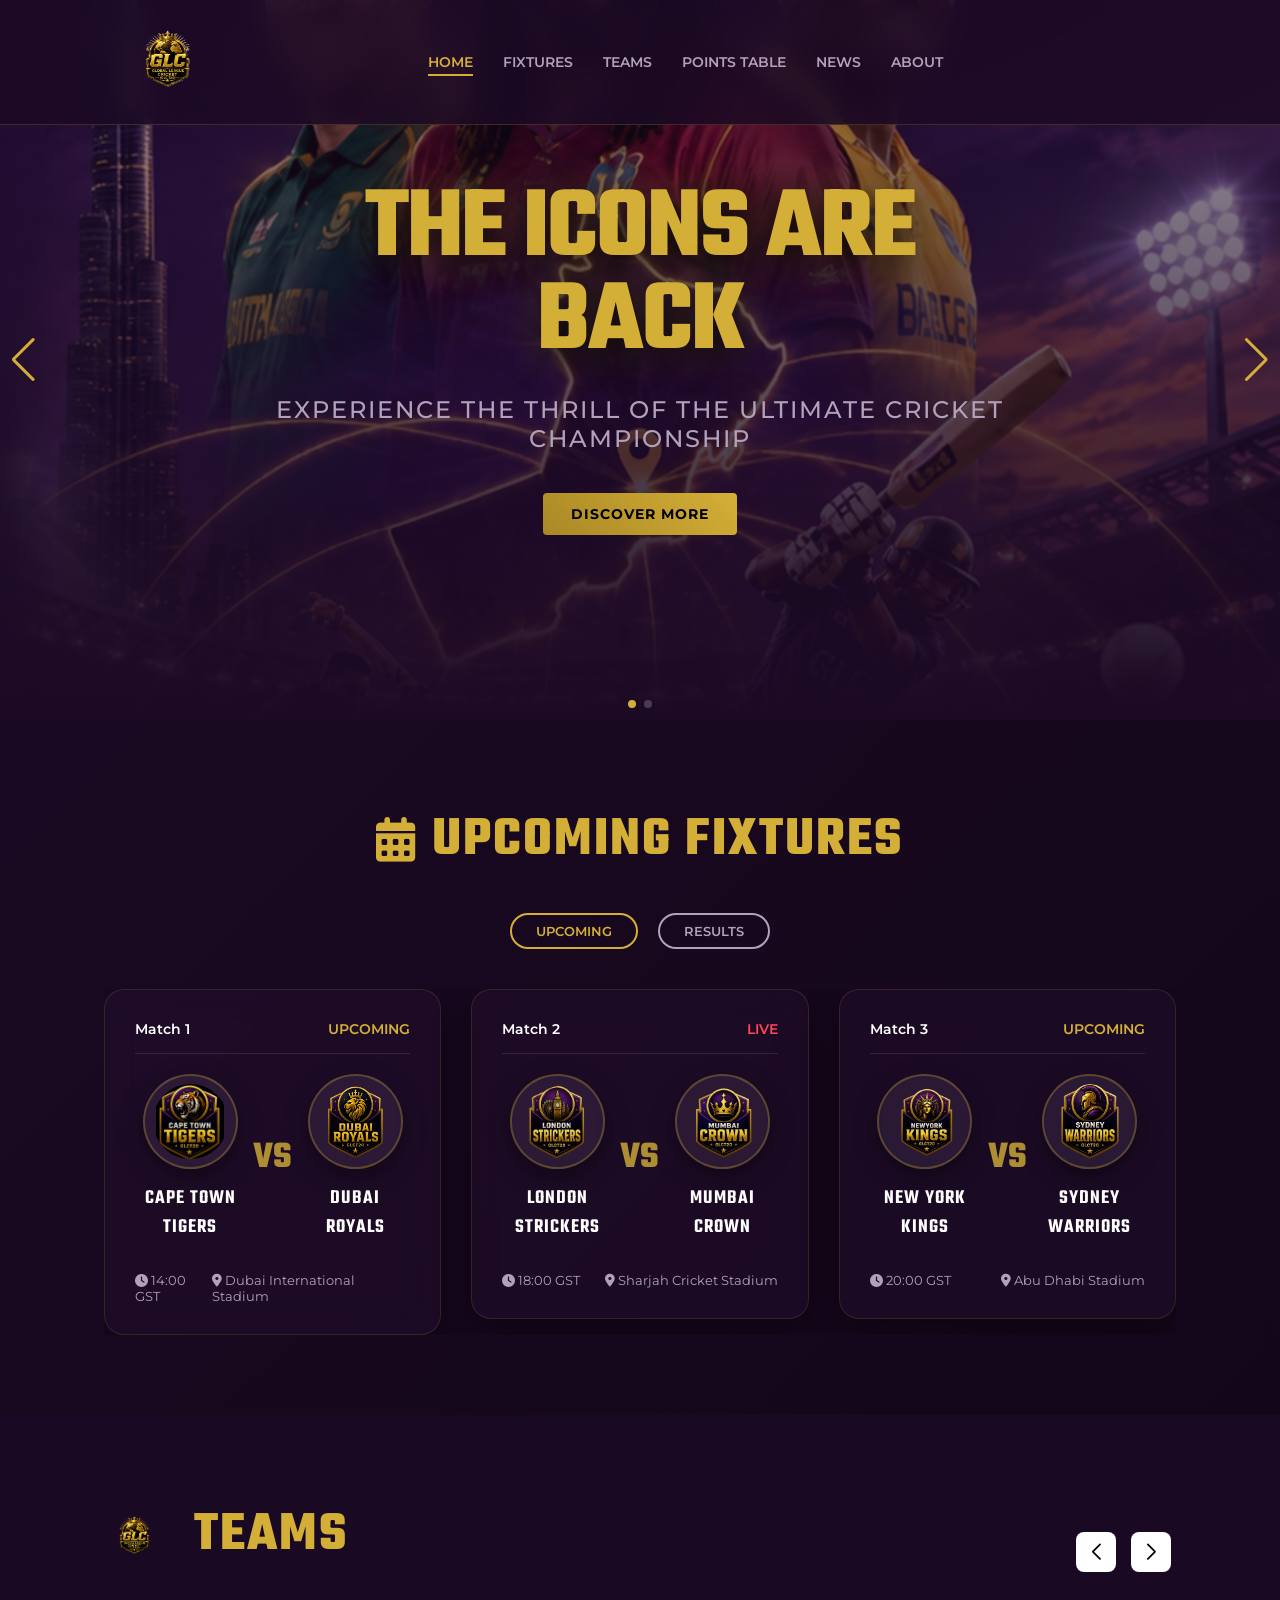
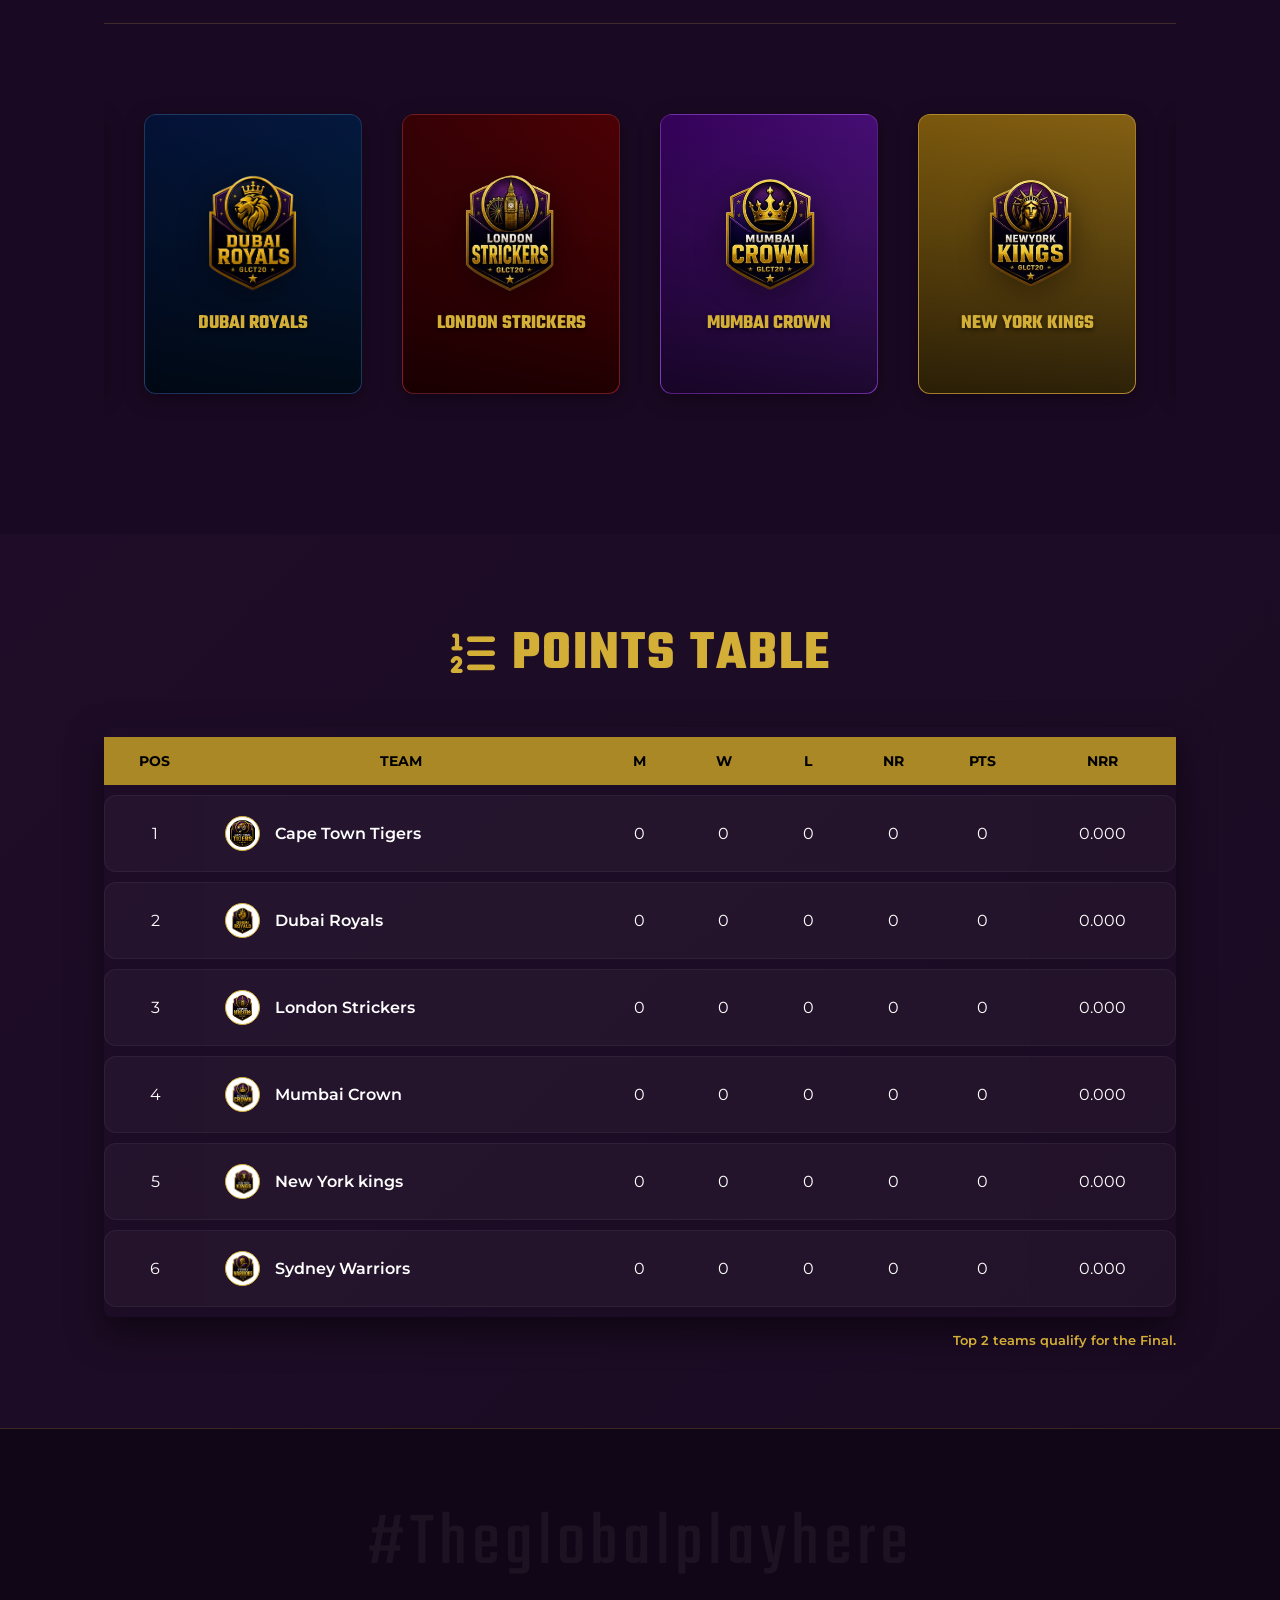
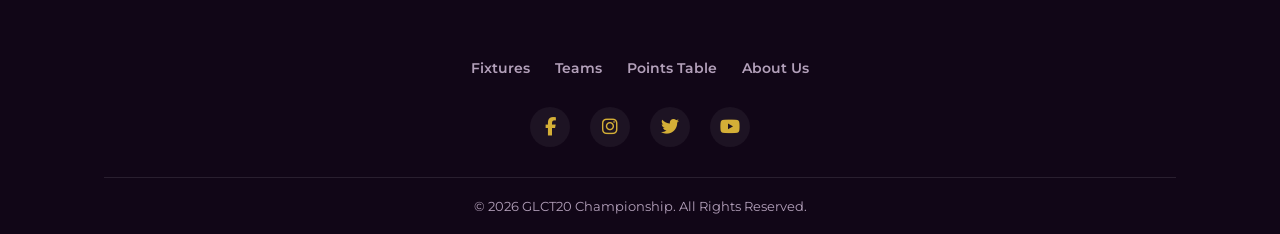
<file: index.html>
<!DOCTYPE html>
<html lang="en">
<head>
    <meta charset="UTF-8">
    <meta name="viewport" content="width=device-width, initial-scale=1.0">
    <meta name="description" content="GLCT20 - Intercontinental Legends Championship">
    <title>GLCT20 | Premium Cricket Experience</title>
    
    <!-- Fonts -->
    <link rel="preconnect" href="https://fonts.googleapis.com">
    <link rel="preconnect" href="https://fonts.gstatic.com" crossorigin>
    <link href="https://fonts.googleapis.com/css2?family=Teko:wght@400;500;600;700&family=Montserrat:wght@400;500;600;700&display=swap" rel="stylesheet">
    
    <!-- Icons -->
    <link rel="stylesheet" href="https://cdnjs.cloudflare.com/ajax/libs/font-awesome/6.4.0/css/all.min.css">
    
    <!-- Swiper CSS -->
    <link rel="stylesheet" href="https://cdn.jsdelivr.net/npm/swiper@10/swiper-bundle.min.css" />
    
    <link rel="stylesheet" href="style.css">
</head>
<body>

    <!-- Sticky Navbar -->
    <header class="navbar">
        <div class="nav-container">
            <a href="./" class="logo">
                <img src="logo.png" alt="GLCT20 Logo" onerror="this.outerHTML='<span class=\'logo-text\'>GLCT20</span>'">
            </a>
            
            <nav class="nav-links">
                <a href="./" class="active">HOME</a>
                <a href="#fixtures">FIXTURES</a>
                <a href="#teams">TEAMS</a>
                <a href="#points-table">POINTS TABLE</a>
                <a href="#news">NEWS</a>
                <a href="about">ABOUT</a>
            </nav>
            
            <div class="nav-actions">
                <div class="hamburger">
                    <i class="fas fa-bars"></i>
                </div>
            </div>
        </div>
    </header>

    <!-- Mobile Menu Overlay -->
    <div class="mobile-menu">
        <div class="close-menu"><i class="fas fa-times"></i></div>
        <a href="./">HOME</a>
        <a href="#fixtures">FIXTURES</a>
        <a href="#teams">TEAMS</a>
        <a href="#points-table">POINTS TABLE</a>
        <a href="#news">NEWS</a>
        <a href="about">ABOUT</a>
    </div>

    <!-- Hero Section -->
    <section id="home" class="hero swiper">
        <div class="swiper-wrapper">
            <!-- Slide 1 -->
            <div class="swiper-slide slide-bg-1">
                <div class="hero-overlay"></div>
                <div class="hero-content">
                    <h1>THE ICONS ARE BACK</h1>
                    <p>Experience the thrill of the ultimate cricket championship</p>
                    <button class="btn-primary">DISCOVER MORE</button>
                </div>
            </div>
            <!-- Slide 2 -->
            <div class="swiper-slide slide-bg-2">
                <div class="hero-overlay"></div>
                <div class="hero-content">
                    <h1>THE GLOBE PLAYS HERE</h1>
                    <p>Watch your favorite stars in action</p>
                    <button class="btn-primary">VIEW FIXTURES</button>
                </div>
            </div>
        </div>
        <div class="swiper-pagination"></div>
        <div class="swiper-button-next"></div>
        <div class="swiper-button-prev"></div>
    </section>

    <!-- Fixtures Section -->
    <section id="fixtures" class="section fixtures-section reveal">
        <div class="container">
            <h2 class="section-title"><i class="fas fa-calendar-alt"></i> UPCOMING FIXTURES</h2>
            
            <div class="tabs">
                <button class="tab-btn active" data-target="upcoming">UPCOMING</button>
                <button class="tab-btn" data-target="results">RESULTS</button>
            </div>

            <div id="fixtures-container">
                <div class="fixtures-grid swiper fixtures-swiper">
                    <div class="swiper-wrapper">
                        <!-- Match Card 1 -->
                        <div class="swiper-slide match-card">
                            <div class="match-header">
                                <span class="match-number">Match 1</span>
                                <span class="match-status">UPCOMING</span>
                            </div>
                            <div class="match-teams">
                                <div class="team">
                                    <div class="team-logo">
                                        <img src="Image/Cape Town Tigers.png" alt="Cape Town Tigers">
                                    </div>
                                    <h3>Cape Town Tigers</h3>
                                </div>
                                <div class="vs">VS</div>
                                <div class="team">
                                    <div class="team-logo">
                                        <img src="Image/Dubai Royals.png" alt="Dubai Royals">
                                    </div>
                                    <h3>Dubai Royals</h3>
                                </div>
                            </div>
                            <div class="match-footer">
                                <p><i class="fas fa-clock"></i> 14:00 GST</p>
                                <p><i class="fas fa-map-marker-alt"></i> Dubai International Stadium</p>
                            </div>
                        </div>
                        
                        <!-- Match Card 2 -->
                        <div class="swiper-slide match-card">
                            <div class="match-header">
                                <span class="match-number">Match 2</span>
                                <span class="match-status highlight">LIVE</span>
                            </div>
                            <div class="match-teams">
                                <div class="team">
                                    <div class="team-logo">
                                        <img src="Image/London Strickers.png" alt="London Strickers">
                                    </div>
                                    <h3>London Strickers</h3>
                                </div>
                                <div class="vs pulse">VS</div>
                                <div class="team">
                                    <div class="team-logo">
                                        <img src="Image/Mumbai Crown.png" alt="Mumbai Crown">
                                    </div>
                                    <h3>Mumbai Crown</h3>
                                </div>
                            </div>
                            <div class="match-footer">
                                <p><i class="fas fa-clock"></i> 18:00 GST</p>
                                <p><i class="fas fa-map-marker-alt"></i> Sharjah Cricket Stadium</p>
                            </div>
                        </div>
                         <!-- Match Card 3 -->
                         <div class="swiper-slide match-card">
                            <div class="match-header">
                                <span class="match-number">Match 3</span>
                                <span class="match-status">UPCOMING</span>
                            </div>
                            <div class="match-teams">
                                <div class="team">
                                    <div class="team-logo">
                                        <img src="Image/New York kings.png" alt="New York kings">
                                    </div>
                                    <h3>New York kings</h3>
                                </div>
                                <div class="vs">VS</div>
                                <div class="team">
                                    <div class="team-logo">
                                        <img src="Image/Sydney Warriors.png" alt="Sydney Warriors">
                                    </div>
                                    <h3>Sydney Warriors</h3>
                                </div>
                            </div>
                            <div class="match-footer">
                                <p><i class="fas fa-clock"></i> 20:00 GST</p>
                                <p><i class="fas fa-map-marker-alt"></i> Abu Dhabi Stadium</p>
                            </div>
                        </div>
                    </div>
                    <div class="swiper-button-next fix-next"></div>
                    <div class="swiper-button-prev fix-prev"></div>
                </div>
            </div>
            
            <div id="results-coming-soon" class="coming-soon-message" style="display: none;">
                <h3>RESULTS COMING SOON</h3>
                <p>Stay tuned for the tournament results!</p>
            </div>
        </div>
    </section>

    <!-- Teams Section -->
    <section id="teams" class="section teams-section reveal">
        <div class="container">
            <div class="section-header-flex">
                <h2 class="section-title"><img src="GLC logo.png" alt="Logo" class="title-icon"> TEAMS</h2>
                <div class="team-nav-buttons">
                    <div class="swiper-button-prev team-prev"></div>
                    <div class="swiper-button-next team-next"></div>
                </div>
            </div>
            <div class="teams-swiper swiper">
                <div class="swiper-wrapper">
                    <div class="swiper-slide">
                        <div class="team-card card-tigers">
                            <img src="Image/Cape Town Tigers.png" alt="Cape Town Tigers" class="team-card-logo">
                            <div class="team-card-info">
                                <h4>Cape Town Tigers</h4>
                            </div>
                        </div>
                    </div>
                    <div class="swiper-slide">
                        <div class="team-card card-royals">
                            <img src="Image/Dubai Royals.png" alt="Dubai Royals" class="team-card-logo">
                            <div class="team-card-info">
                                <h4>Dubai Royals</h4>
                            </div>
                        </div>
                    </div>
                    <div class="swiper-slide">
                        <div class="team-card card-strickers">
                            <img src="Image/London Strickers.png" alt="London Strickers" class="team-card-logo">
                            <div class="team-card-info">
                                <h4>London Strickers</h4>
                            </div>
                        </div>
                    </div>
                    <div class="swiper-slide">
                        <div class="team-card card-crown">
                            <img src="Image/Mumbai Crown.png" alt="Mumbai Crown" class="team-card-logo">
                            <div class="team-card-info">
                                <h4>Mumbai Crown</h4>
                            </div>
                        </div>
                    </div>
                    <div class="swiper-slide">
                        <div class="team-card card-kings">
                            <img src="Image/New York kings.png" alt="New York kings" class="team-card-logo">
                            <div class="team-card-info">
                                <h4>New York kings</h4>
                            </div>
                        </div>
                    </div>
                    <div class="swiper-slide">
                        <div class="team-card card-warriors">
                            <img src="Image/Sydney Warriors.png" alt="Sydney Warriors" class="team-card-logo">
                            <div class="team-card-info">
                                <h4>Sydney Warriors</h4>
                            </div>
                        </div>
                    </div>
                </div>
            </div>
        </div>
    </section>

    <!-- Points Table -->
    <section id="points-table" class="section points-table-section reveal">
        <div class="container">
            <h2 class="section-title"><i class="fas fa-list-ol"></i> POINTS TABLE</h2>
            <div class="table-responsive">
                <table class="points-table">
                    <thead>
                        <tr>
                            <th>POS</th>
                            <th>TEAM</th>
                            <th>M</th>
                            <th>W</th>
                            <th>L</th>
                            <th>NR</th>
                            <th>PTS</th>
                            <th>NRR</th>
                        </tr>
                    </thead>
                    <tbody>
                        <tr>
                            <td>1</td>
                            <td class="team-name"><img src="Image/Cape Town Tigers.png" class="mini-logo" alt="CTT"> Cape Town Tigers</td>
                            <td>0</td>
                            <td>0</td>
                            <td>0</td>
                            <td>0</td>
                            <td>0</td>
                            <td>0.000</td>
                        </tr>
                        <tr>
                            <td>2</td>
                            <td class="team-name"><img src="Image/Dubai Royals.png" class="mini-logo" alt="DR"> Dubai Royals</td>
                            <td>0</td>
                            <td>0</td>
                            <td>0</td>
                            <td>0</td>
                            <td>0</td>
                            <td>0.000</td>
                        </tr>
                        <tr>
                            <td>3</td>
                            <td class="team-name"><img src="Image/London Strickers.png" class="mini-logo" alt="LS"> London Strickers</td>
                            <td>0</td>
                            <td>0</td>
                            <td>0</td>
                            <td>0</td>
                            <td>0</td>
                            <td>0.000</td>
                        </tr>
                        <tr>
                            <td>4</td>
                            <td class="team-name"><img src="Image/Mumbai Crown.png" class="mini-logo" alt="MC"> Mumbai Crown</td>
                            <td>0</td>
                            <td>0</td>
                            <td>0</td>
                            <td>0</td>
                            <td>0</td>
                            <td>0.000</td>
                        </tr>
                        <tr>
                            <td>5</td>
                            <td class="team-name"><img src="Image/New York kings.png" class="mini-logo" alt="NYK"> New York kings</td>
                            <td>0</td>
                            <td>0</td>
                            <td>0</td>
                            <td>0</td>
                            <td>0</td>
                            <td>0.000</td>
                        </tr>
                        <tr>
                            <td>6</td>
                            <td class="team-name"><img src="Image/Sydney Warriors.png" class="mini-logo" alt="SW"> Sydney Warriors</td>
                            <td>0</td>
                            <td>0</td>
                            <td>0</td>
                            <td>0</td>
                            <td>0</td>
                            <td>0.000</td>
                        </tr>
                    </tbody>
                </table>
            </div>
            <div class="table-footer">
                <p>Top 2 teams qualify for the Final.</p>
            </div>
        </div>
    </section>

    <!-- Footer -->
    <footer class="footer">
        <div class="footer-bg-pattern"></div>
        <div class="container footer-content">
            <div class="footer-hashtag">#Theglobalplayhere</div>
            
            <div class="footer-links">
                <a href="#fixtures">Fixtures</a>
                <a href="#teams">Teams</a>
                <a href="#points-table">Points Table</a>
                <a href="about">About Us</a>
            </div>

            <div class="social-icons">
                <a href="#"><i class="fab fa-facebook-f"></i></a>
                <a href="#"><i class="fab fa-instagram"></i></a>
                <a href="#"><i class="fab fa-twitter"></i></a>
                <a href="#"><i class="fab fa-youtube"></i></a>
            </div>
            
            <div class="copyright">
                <p>&copy; 2026 GLCT20 Championship. All Rights Reserved.</p>
            </div>
        </div>
    </footer>

    <!-- Scripts -->
    <script src="https://cdn.jsdelivr.net/npm/swiper@10/swiper-bundle.min.css"></script>
    <script src="https://cdn.jsdelivr.net/npm/swiper@10/swiper-bundle.min.js"></script>
    <script src="script.js"></script>
</body>
</html>
</file>
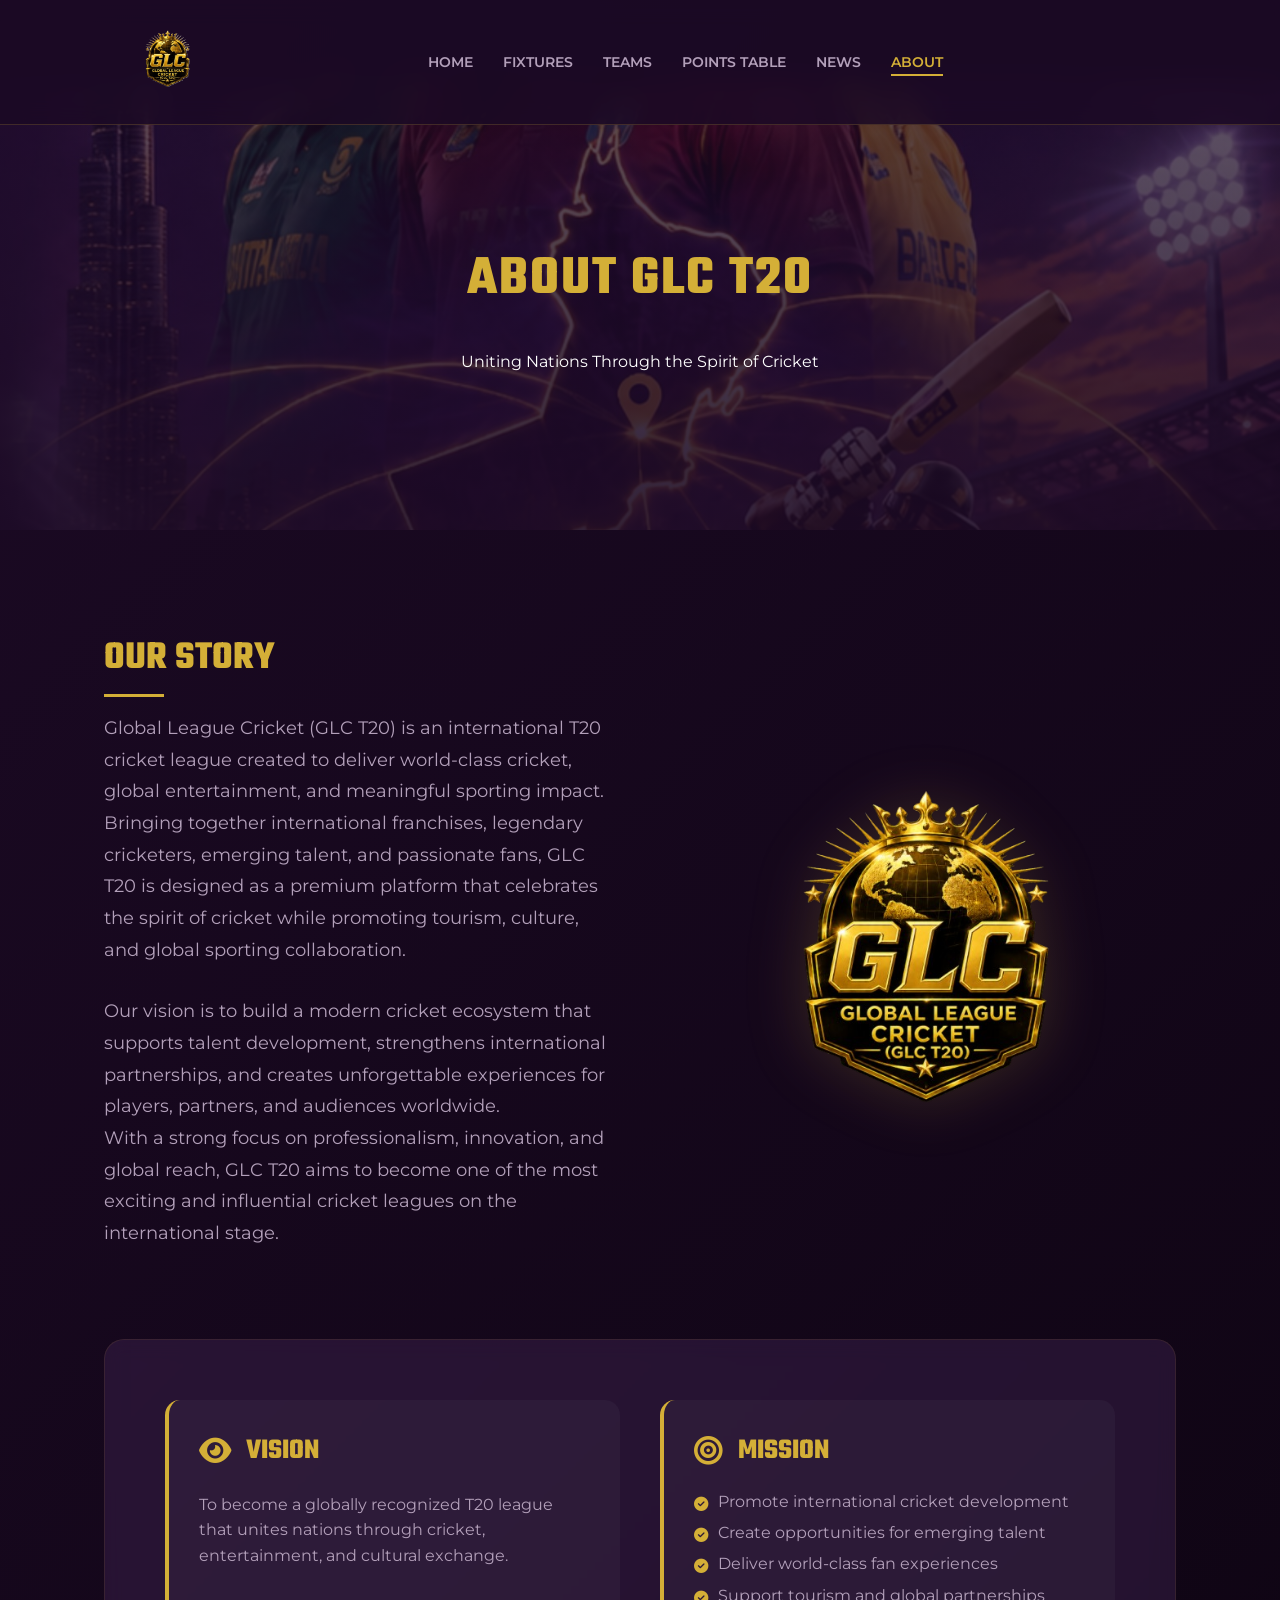
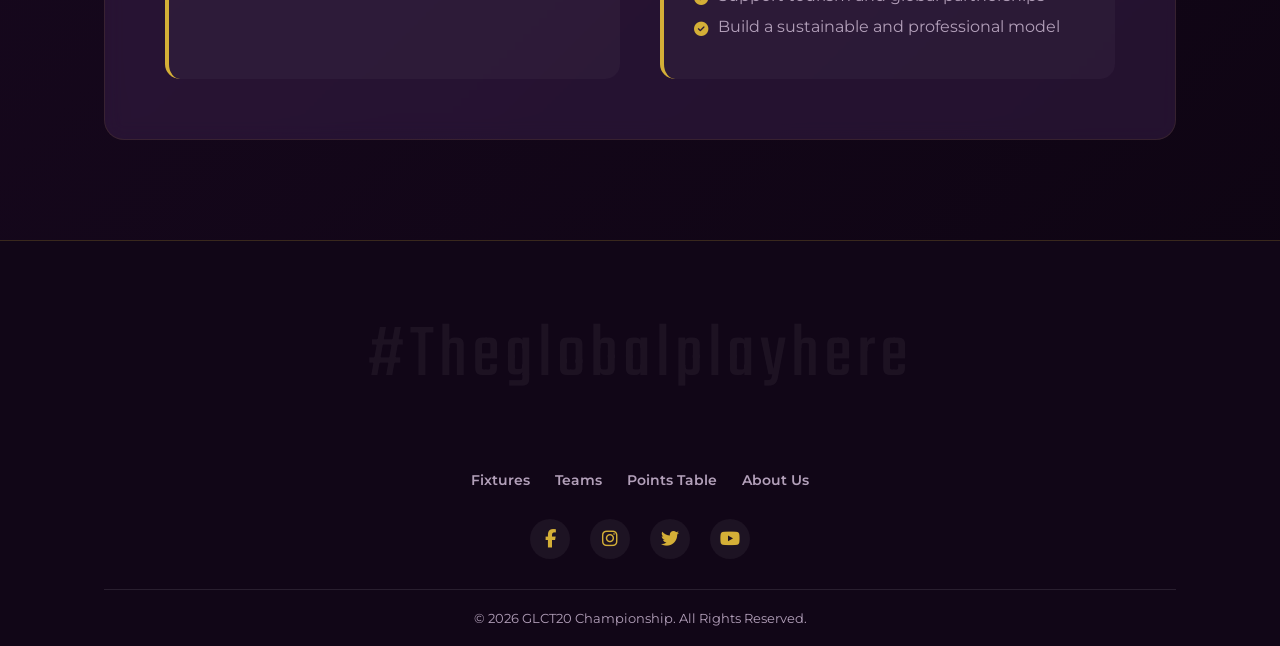
<file: about/index.html>
<!DOCTYPE html>
<html lang="en">
<head>
    <meta charset="UTF-8">
    <meta name="viewport" content="width=device-width, initial-scale=1.0">
    <meta name="description" content="About GLC T20 - Global League Cricket International T20 League">
    <title>About Us | GLCT20</title>
    
    <!-- Fonts -->
    <link rel="preconnect" href="https://fonts.googleapis.com">
    <link rel="preconnect" href="https://fonts.gstatic.com" crossorigin>
    <link href="https://fonts.googleapis.com/css2?family=Teko:wght@400;500;600;700&family=Montserrat:wght@400;500;600;700&display=swap" rel="stylesheet">
    
    <!-- Icons -->
    <link rel="stylesheet" href="https://cdnjs.cloudflare.com/ajax/libs/font-awesome/6.4.0/css/all.min.css">
    
    <link rel="stylesheet" href="../style.css">
    <style>
        .about-hero {
            height: 50vh;
            min-height: 400px;
            background: linear-gradient(rgba(28, 10, 37, 0.7), rgba(28, 10, 37, 0.9)), url('../Background header.jpg');
            background-size: cover;
            background-position: center;
            display: flex;
            align-items: center;
            justify-content: center;
            text-align: center;
            margin-top: 80px;
        }

        .about-section {
            padding: 100px 0;
            position: relative;
            overflow: hidden;
        }

        .about-grid {
            display: grid;
            grid-template-columns: 1fr 1fr;
            gap: 60px;
            align-items: center;
        }

        .about-content h3 {
            color: var(--gold);
            font-size: 2.5rem;
            margin-bottom: 25px;
            position: relative;
            display: inline-block;
        }

        .about-content h3::after {
            content: '';
            position: absolute;
            left: 0;
            bottom: -10px;
            width: 60px;
            height: 3px;
            background: var(--gold);
        }

        .about-text {
            line-height: 1.8;
            font-size: 1.1rem;
            color: var(--text-muted);
            margin-bottom: 30px;
        }

        .mission-vision-container {
            background: var(--card-bg);
            border-radius: 20px;
            padding: 60px;
            margin-top: 60px;
            backdrop-filter: blur(10px);
            border: 1px solid rgba(212, 175, 55, 0.1);
        }

        .mv-grid {
            display: grid;
            grid-template-columns: 1fr 1fr;
            gap: 40px;
        }

        .mv-item {
            padding: 30px;
            background: rgba(255, 255, 255, 0.03);
            border-radius: 15px;
            border-left: 4px solid var(--gold);
            transition: var(--transition);
        }

        .mv-item:hover {
            transform: translateY(-5px);
            background: rgba(255, 255, 255, 0.05);
        }

        .mv-item h4 {
            color: var(--gold);
            font-size: 1.8rem;
            margin-bottom: 20px;
            display: flex;
            align-items: center;
            gap: 15px;
        }

        .mv-item p {
            color: var(--text-muted);
            line-height: 1.6;
        }

        .mission-list {
            list-style: none;
            padding: 0;
        }

        .mission-list li {
            margin-bottom: 12px;
            color: var(--text-muted);
            display: flex;
            align-items: flex-start;
            gap: 10px;
        }

        .mission-list li i {
            color: var(--gold);
            margin-top: 5px;
            font-size: 0.9rem;
        }

        @media (max-width: 991px) {
            .about-grid, .mv-grid {
                grid-template-columns: 1fr;
            }
            .about-hero {
                height: 40vh;
            }
        }
    </style>
</head>
<body>

    <!-- Sticky Navbar -->
    <header class="navbar">
        <div class="nav-container">
            <a href="../" class="logo">
                <img src="../logo.png" alt="GLCT20 Logo" onerror="this.outerHTML='<span class=\'logo-text\'>GLCT20</span>'">
            </a>
            
            <nav class="nav-links">
                <a href="../">HOME</a>
                <a href="../#fixtures">FIXTURES</a>
                <a href="../#teams">TEAMS</a>
                <a href="../#points-table">POINTS TABLE</a>
                <a href="../#news">NEWS</a>
                <a href="./" class="active">ABOUT</a>
            </nav>
            
            <div class="nav-actions">
                <div class="hamburger">
                    <i class="fas fa-bars"></i>
                </div>
            </div>
        </div>
    </header>

    <!-- Mobile Menu Overlay -->
    <div class="mobile-menu">
        <div class="close-menu"><i class="fas fa-times"></i></div>
        <a href="../">HOME</a>
        <a href="../#fixtures">FIXTURES</a>
        <a href="../#teams">TEAMS</a>
        <a href="../#points-table">POINTS TABLE</a>
        <a href="../#news">NEWS</a>
        <a href="./" class="active">ABOUT</a>
    </div>

    <!-- About Hero -->
    <section class="about-hero">
        <div class="container">
            <h1 class="section-title">ABOUT GLC T20</h1>
            <p>Uniting Nations Through the Spirit of Cricket</p>
        </div>
    </section>

    <!-- About Content -->
    <section class="about-section">
        <div class="container">
            <div class="about-grid">
                <div class="about-content">
                    <h3>Our Story</h3>
                    <div class="about-text">
                        <p>Global League Cricket (GLC T20) is an international T20 cricket league created to deliver world-class cricket, global entertainment, and meaningful sporting impact.</p>
                        <p>Bringing together international franchises, legendary cricketers, emerging talent, and passionate fans, GLC T20 is designed as a premium platform that celebrates the spirit of cricket while promoting tourism, culture, and global sporting collaboration.</p>
                    </div>
                    <div class="about-text">
                        <p>Our vision is to build a modern cricket ecosystem that supports talent development, strengthens international partnerships, and creates unforgettable experiences for players, partners, and audiences worldwide.</p>
                        <p>With a strong focus on professionalism, innovation, and global reach, GLC T20 aims to become one of the most exciting and influential cricket leagues on the international stage.</p>
                    </div>
                </div>
                <div class="about-image">
                    <img src="../GLC logo.png" alt="GLC T20" style="width: 100%; max-width: 500px; display: block; margin: 0 auto; filter: drop-shadow(0 0 30px rgba(212, 175, 55, 0.2));">
                </div>
            </div>

            <div class="mission-vision-container">
                <div class="mv-grid">
                    <div class="mv-item">
                        <h4><i class="fas fa-eye"></i> VISION</h4>
                        <p>To become a globally recognized T20 league that unites nations through cricket, entertainment, and cultural exchange.</p>
                    </div>
                    <div class="mv-item">
                        <h4><i class="fas fa-bullseye"></i> MISSION</h4>
                        <ul class="mission-list">
                            <li><i class="fas fa-check-circle"></i> Promote international cricket development</li>
                            <li><i class="fas fa-check-circle"></i> Create opportunities for emerging talent</li>
                            <li><i class="fas fa-check-circle"></i> Deliver world-class fan experiences</li>
                            <li><i class="fas fa-check-circle"></i> Support tourism and global partnerships</li>
                            <li><i class="fas fa-check-circle"></i> Build a sustainable and professional model</li>
                        </ul>
                    </div>
                </div>
            </div>
        </div>
    </section>

    <!-- Footer -->
    <footer class="footer">
        <div class="footer-bg-pattern"></div>
        <div class="container footer-content">
            <div class="footer-hashtag">#Theglobalplayhere</div>
            
            <div class="footer-links">
                <a href="../#fixtures">Fixtures</a>
                <a href="../#teams">Teams</a>
                <a href="../#points-table">Points Table</a>
                <a href="./">About Us</a>
            </div>

            <div class="social-icons">
                <a href="#"><i class="fab fa-facebook-f"></i></a>
                <a href="#"><i class="fab fa-instagram"></i></a>
                <a href="#"><i class="fab fa-twitter"></i></a>
                <a href="#"><i class="fab fa-youtube"></i></a>
            </div>
            
            <div class="copyright">
                <p>&copy; 2026 GLCT20 Championship. All Rights Reserved.</p>
            </div>
        </div>
    </footer>

    <!-- Scripts -->
    <script src="https://cdn.jsdelivr.net/npm/swiper@10/swiper-bundle.min.js"></script>
    <script src="../script.js"></script>
</body>
</html>
</file>
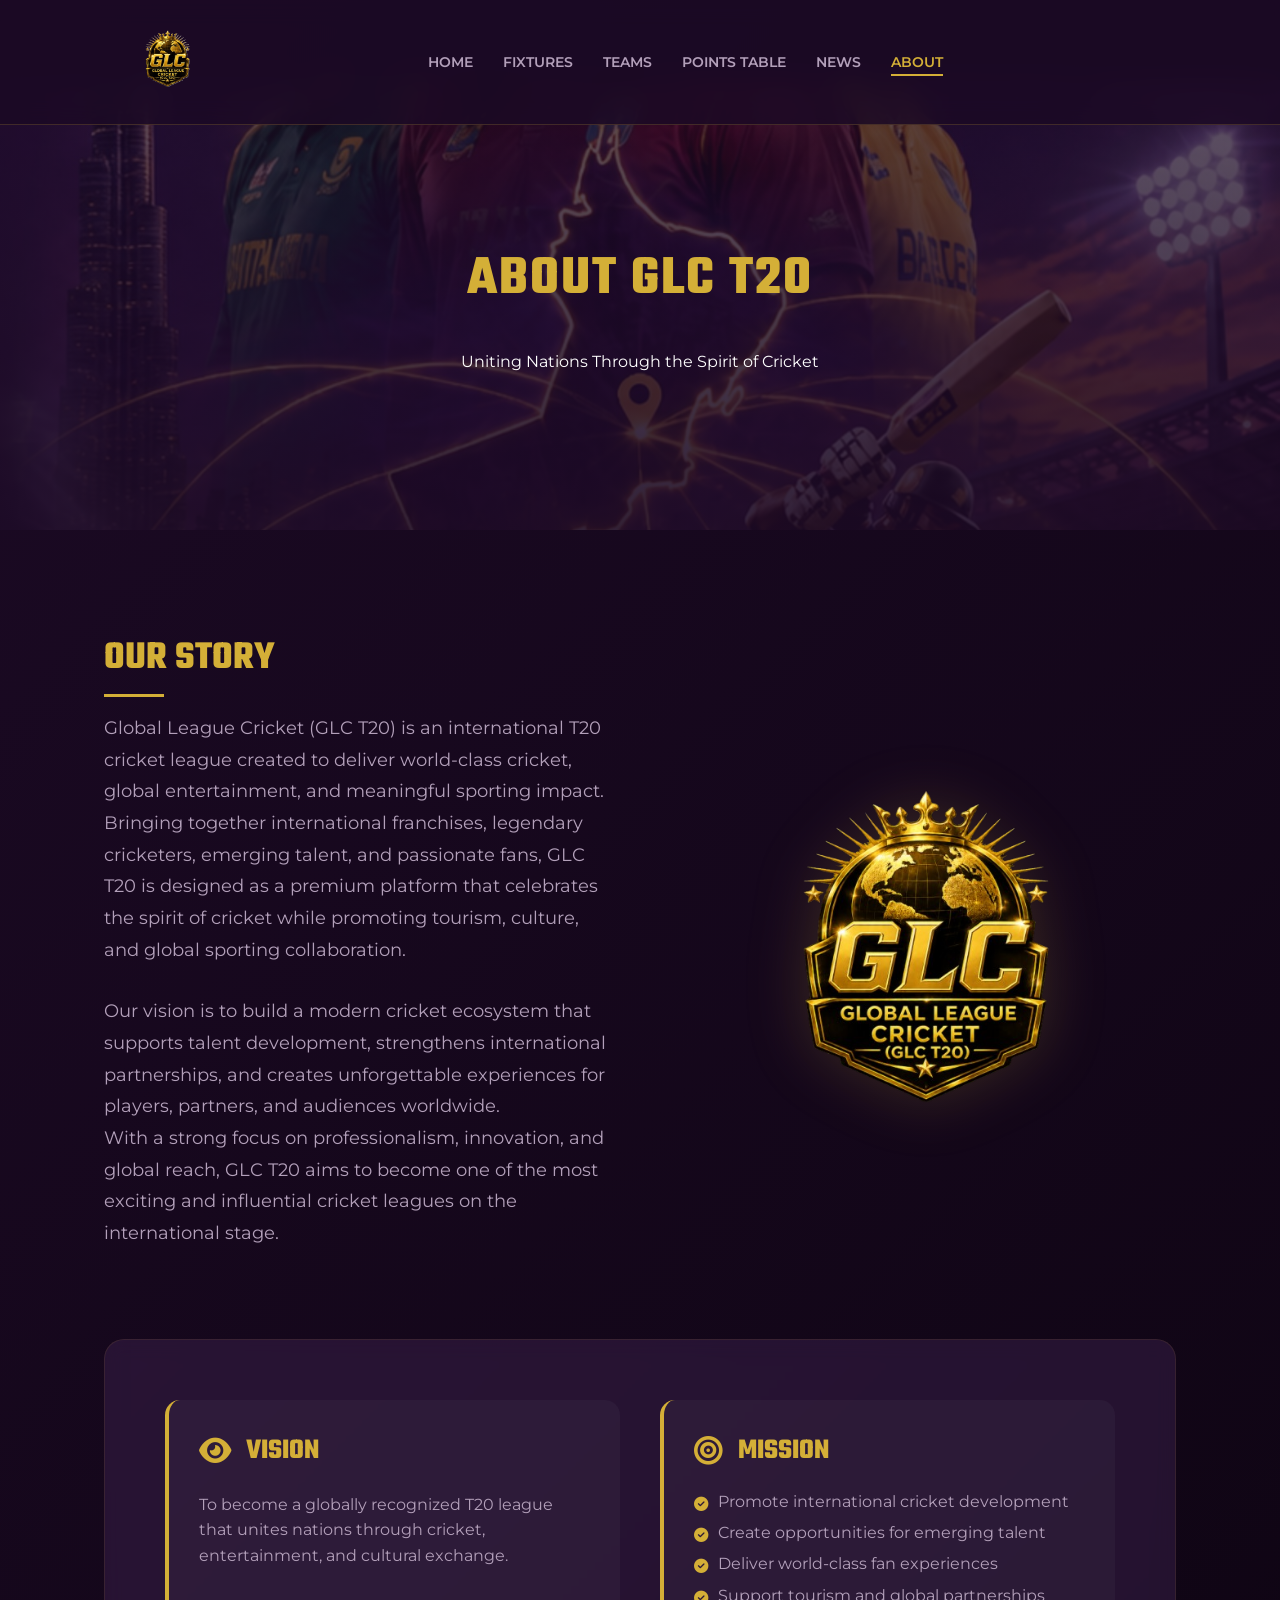
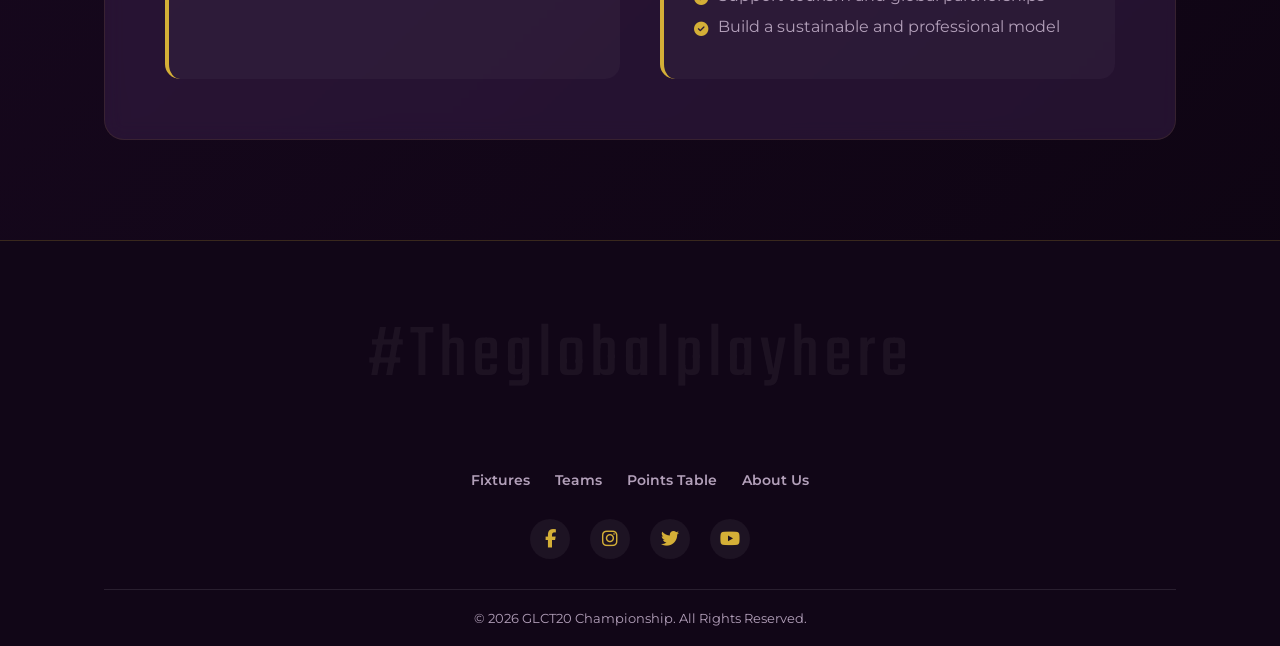
<file: about.html>
<!DOCTYPE html>
<html lang="en">
<head>
    <meta charset="UTF-8">
    <meta name="viewport" content="width=device-width, initial-scale=1.0">
    <meta name="description" content="About GLC T20 - Global League Cricket International T20 League">
    <title>About Us | GLCT20</title>
    
    <!-- Fonts -->
    <link rel="preconnect" href="https://fonts.googleapis.com">
    <link rel="preconnect" href="https://fonts.gstatic.com" crossorigin>
    <link href="https://fonts.googleapis.com/css2?family=Teko:wght@400;500;600;700&family=Montserrat:wght@400;500;600;700&display=swap" rel="stylesheet">
    
    <!-- Icons -->
    <link rel="stylesheet" href="https://cdnjs.cloudflare.com/ajax/libs/font-awesome/6.4.0/css/all.min.css">
    
    <link rel="stylesheet" href="style.css">
    <style>
        .about-hero {
            height: 50vh;
            min-height: 400px;
            background: linear-gradient(rgba(28, 10, 37, 0.7), rgba(28, 10, 37, 0.9)), url('Background header.jpg');
            background-size: cover;
            background-position: center;
            display: flex;
            align-items: center;
            justify-content: center;
            text-align: center;
            margin-top: 80px;
        }

        .about-section {
            padding: 100px 0;
            position: relative;
            overflow: hidden;
        }

        .about-grid {
            display: grid;
            grid-template-columns: 1fr 1fr;
            gap: 60px;
            align-items: center;
        }

        .about-content h3 {
            color: var(--gold);
            font-size: 2.5rem;
            margin-bottom: 25px;
            position: relative;
            display: inline-block;
        }

        .about-content h3::after {
            content: '';
            position: absolute;
            left: 0;
            bottom: -10px;
            width: 60px;
            height: 3px;
            background: var(--gold);
        }

        .about-text {
            line-height: 1.8;
            font-size: 1.1rem;
            color: var(--text-muted);
            margin-bottom: 30px;
        }

        .mission-vision-container {
            background: var(--card-bg);
            border-radius: 20px;
            padding: 60px;
            margin-top: 60px;
            backdrop-filter: blur(10px);
            border: 1px solid rgba(212, 175, 55, 0.1);
        }

        .mv-grid {
            display: grid;
            grid-template-columns: 1fr 1fr;
            gap: 40px;
        }

        .mv-item {
            padding: 30px;
            background: rgba(255, 255, 255, 0.03);
            border-radius: 15px;
            border-left: 4px solid var(--gold);
            transition: var(--transition);
        }

        .mv-item:hover {
            transform: translateY(-5px);
            background: rgba(255, 255, 255, 0.05);
        }

        .mv-item h4 {
            color: var(--gold);
            font-size: 1.8rem;
            margin-bottom: 20px;
            display: flex;
            align-items: center;
            gap: 15px;
        }

        .mv-item p {
            color: var(--text-muted);
            line-height: 1.6;
        }

        .mission-list {
            list-style: none;
            padding: 0;
        }

        .mission-list li {
            margin-bottom: 12px;
            color: var(--text-muted);
            display: flex;
            align-items: flex-start;
            gap: 10px;
        }

        .mission-list li i {
            color: var(--gold);
            margin-top: 5px;
            font-size: 0.9rem;
        }

        @media (max-width: 991px) {
            .about-grid, .mv-grid {
                grid-template-columns: 1fr;
            }
            .about-hero {
                height: 40vh;
            }
        }
    </style>
</head>
<body>

    <!-- Sticky Navbar -->
    <header class="navbar">
        <div class="nav-container">
            <a href="./" class="logo">
                <img src="logo.png" alt="GLCT20 Logo" onerror="this.outerHTML='<span class=\'logo-text\'>GLCT20</span>'">
            </a>
            
            <nav class="nav-links">
                <a href="./">HOME</a>
                <a href="./#fixtures">FIXTURES</a>
                <a href="./#teams">TEAMS</a>
                <a href="./#points-table">POINTS TABLE</a>
                <a href="./#news">NEWS</a>
                <a href="about.html" class="active">ABOUT</a>
            </nav>
            
            <div class="nav-actions">
                <div class="hamburger">
                    <i class="fas fa-bars"></i>
                </div>
            </div>
        </div>
    </header>

    <!-- Mobile Menu Overlay -->
    <div class="mobile-menu">
        <div class="close-menu"><i class="fas fa-times"></i></div>
        <a href="./">HOME</a>
        <a href="./#fixtures">FIXTURES</a>
        <a href="./#teams">TEAMS</a>
        <a href="./#points-table">POINTS TABLE</a>
        <a href="./#news">NEWS</a>
        <a href="about.html" class="active">ABOUT</a>
    </div>

    <!-- About Hero -->
    <section class="about-hero">
        <div class="container">
            <h1 class="section-title">ABOUT GLC T20</h1>
            <p>Uniting Nations Through the Spirit of Cricket</p>
        </div>
    </section>

    <!-- About Content -->
    <section class="about-section">
        <div class="container">
            <div class="about-grid">
                <div class="about-content">
                    <h3>Our Story</h3>
                    <div class="about-text">
                        <p>Global League Cricket (GLC T20) is an international T20 cricket league created to deliver world-class cricket, global entertainment, and meaningful sporting impact.</p>
                        <p>Bringing together international franchises, legendary cricketers, emerging talent, and passionate fans, GLC T20 is designed as a premium platform that celebrates the spirit of cricket while promoting tourism, culture, and global sporting collaboration.</p>
                    </div>
                    <div class="about-text">
                        <p>Our vision is to build a modern cricket ecosystem that supports talent development, strengthens international partnerships, and creates unforgettable experiences for players, partners, and audiences worldwide.</p>
                        <p>With a strong focus on professionalism, innovation, and global reach, GLC T20 aims to become one of the most exciting and influential cricket leagues on the international stage.</p>
                    </div>
                </div>
                <div class="about-image">
                    <img src="GLC logo.png" alt="GLC T20" style="width: 100%; max-width: 500px; display: block; margin: 0 auto; filter: drop-shadow(0 0 30px rgba(212, 175, 55, 0.2));">
                </div>
            </div>

            <div class="mission-vision-container">
                <div class="mv-grid">
                    <div class="mv-item">
                        <h4><i class="fas fa-eye"></i> VISION</h4>
                        <p>To become a globally recognized T20 league that unites nations through cricket, entertainment, and cultural exchange.</p>
                    </div>
                    <div class="mv-item">
                        <h4><i class="fas fa-bullseye"></i> MISSION</h4>
                        <ul class="mission-list">
                            <li><i class="fas fa-check-circle"></i> Promote international cricket development</li>
                            <li><i class="fas fa-check-circle"></i> Create opportunities for emerging talent</li>
                            <li><i class="fas fa-check-circle"></i> Deliver world-class fan experiences</li>
                            <li><i class="fas fa-check-circle"></i> Support tourism and global partnerships</li>
                            <li><i class="fas fa-check-circle"></i> Build a sustainable and professional model</li>
                        </ul>
                    </div>
                </div>
            </div>
        </div>
    </section>

    <!-- Footer -->
    <footer class="footer">
        <div class="footer-bg-pattern"></div>
        <div class="container footer-content">
            <div class="footer-hashtag">#Theglobalplayhere</div>
            
            <div class="footer-links">
                <a href="./#fixtures">Fixtures</a>
                <a href="./#teams">Teams</a>
                <a href="./#points-table">Points Table</a>
                <a href="about.html">About Us</a>
            </div>

            <div class="social-icons">
                <a href="#"><i class="fab fa-facebook-f"></i></a>
                <a href="#"><i class="fab fa-instagram"></i></a>
                <a href="#"><i class="fab fa-twitter"></i></a>
                <a href="#"><i class="fab fa-youtube"></i></a>
            </div>
            
            <div class="copyright">
                <p>&copy; 2026 GLCT20 Championship. All Rights Reserved.</p>
            </div>
        </div>
    </footer>

    <!-- Scripts -->
    <script src="https://cdn.jsdelivr.net/npm/swiper@10/swiper-bundle.min.js"></script>
    <script src="script.js"></script>
</body>
</html>
</file>
<file: style.css>
:root {
    --primary-bg: #1c0a25;
    --secondary-bg: #2d143a;
    --card-bg: rgba(69, 39, 87, 0.4);
    --gold: #D4AF37;
    --gold-light: #F3E5AB;
    --gold-dark: #AA8825;
    --text-main: #FFFFFF;
    --text-muted: #B3A0BA;
    --font-heading: 'Teko', sans-serif;
    --font-body: 'Montserrat', sans-serif;
    --transition: all 0.3s cubic-bezier(0.25, 0.8, 0.25, 1);
}

* {
    margin: 0;
    padding: 0;
    box-sizing: border-box;
}

body {
    font-family: var(--font-body);
    background: linear-gradient(135deg, var(--primary-bg) 0%, #0d0411 100%);
    color: var(--text-main);
    overflow-x: hidden;
    scroll-behavior: smooth;
}

/* Custom Scrollbar */
::-webkit-scrollbar {
    width: 10px;
}

::-webkit-scrollbar-track {
    background: var(--primary-bg);
}

::-webkit-scrollbar-thumb {
    background: linear-gradient(var(--gold), var(--gold-dark));
    border-radius: 5px;
}

::-webkit-scrollbar-thumb:hover {
    background: var(--gold-light);
}

/* Reveal Animations */
.reveal {
    opacity: 0;
    transform: translateY(30px);
    transition: all 0.8s ease-out;
}

.reveal.active {
    opacity: 1;
    transform: translateY(0);
}

a {
    text-decoration: none;
    color: inherit;
}

ul {
    list-style: none;
}

.container {
    max-width: 1200px;
    margin: 0 auto;
    padding: 0 5%;
}

/* Typography */
h1,
h2,
h3,
h4,
.logo-text {
    font-family: var(--font-heading);
    text-transform: uppercase;
}

.section-title {
    font-size: clamp(2rem, 5vw, 3.5rem);
    text-align: center;
    margin-bottom: 2rem;
    color: var(--gold);
    letter-spacing: 2px;
    display: flex;
    align-items: center;
    justify-content: center;
    gap: 15px;
}

.section-title i {
    font-size: 0.8em;
}

/* Buttons */
.btn-primary {
    background: linear-gradient(45deg, var(--gold-dark), var(--gold));
    color: #000;
    border: none;
    padding: 12px 28px;
    font-family: var(--font-body);
    font-weight: 700;
    font-size: 14px;
    letter-spacing: 1px;
    border-radius: 4px;
    cursor: pointer;
    transition: var(--transition);
    text-transform: uppercase;
}

.btn-primary:hover {
    transform: translateY(-2px);
    box-shadow: 0 4px 15px rgba(212, 175, 55, 0.4);
}

/* Navbar */
.navbar {
    position: fixed;
    top: 0;
    left: 0;
    width: 100%;
    background: rgba(28, 10, 37, 0.85);
    backdrop-filter: blur(12px);
    z-index: 1000;
    border-bottom: 1px solid rgba(212, 175, 55, 0.2);
    transition: var(--transition);
}

.nav-container {
    display: flex;
    justify-content: space-between;
    align-items: center;
    max-width: 1400px;
    margin: 0 auto;
    padding: 15px 5%;
}

.logo img {
    height: 60px;
    object-fit: contain;
    animation: float 3s ease-in-out infinite;
}

@keyframes float {

    0%,
    100% {
        transform: translateY(0);
    }

    50% {
        transform: translateY(-5px);
    }
}

.logo-text {
    font-size: 2.2rem;
    color: var(--gold);
    font-weight: 700;
    letter-spacing: 2px;
}

.nav-links {
    display: flex;
    gap: 30px;
}

.nav-links a {
    font-size: 14px;
    font-weight: 600;
    color: var(--text-muted);
    position: relative;
    padding: 5px 0;
    transition: var(--transition);
}

.nav-links a:hover,
.nav-links a.active {
    color: var(--gold);
}

.nav-links a::after {
    content: '';
    position: absolute;
    width: 0;
    height: 2px;
    bottom: 0;
    left: 0;
    background-color: var(--gold);
    transition: width 0.3s ease;
}

.nav-links a:hover::after,
.nav-links a.active::after {
    width: 100%;
}

.nav-actions {
    display: flex;
    align-items: center;
    gap: 20px;
}

.hamburger {
    display: none;
    font-size: 24px;
    cursor: pointer;
    color: var(--text-main);
}

/* Mobile Menu */
.mobile-menu {
    position: fixed;
    top: 0;
    right: -100%;
    width: 300px;
    height: 100vh;
    background: var(--secondary-bg);
    z-index: 2000;
    display: flex;
    flex-direction: column;
    padding: 80px 40px;
    box-shadow: -5px 0 25px rgba(0, 0, 0, 0.5);
    transition: right 0.4s ease;
}

.mobile-menu.open {
    right: 0;
}

.close-menu {
    position: absolute;
    top: 25px;
    right: 25px;
    font-size: 28px;
    cursor: pointer;
}

.mobile-menu a {
    font-family: var(--font-heading);
    font-size: 24px;
    margin-bottom: 20px;
    border-bottom: 1px solid rgba(255, 255, 255, 0.1);
    padding-bottom: 10px;
}

.mobile-menu .mobile-btn {
    margin-top: 20px;
    width: 100%;
}

/* Hero Section */
.hero {
    height: 80vh;
    min-height: 600px;
    position: relative;
}

.hero .swiper-slide {
    background-size: cover;
    background-position: center center;
    background-repeat: no-repeat;
    display: flex;
    align-items: center;
    justify-content: center;
    text-align: center;
    position: relative;
    background-color: var(--primary-bg);
}

.slide-bg-1 {
    background-image: url('Background header.jpg');
}

.slide-bg-2 {
    background-image: url('https://images.unsplash.com/photo-1540747913346-19e32dc3e97e?ixlib=rb-4.0.3&auto=format&fit=crop&w=1920&q=80');
}

.hero-overlay {
    position: absolute;
    top: 0;
    left: 0;
    width: 100%;
    height: 100%;
    background: linear-gradient(to top, var(--primary-bg) 0%, rgba(28, 10, 37, 0.4) 100%);
}

.hero-content {
    position: relative;
    z-index: 10;
    max-width: 800px;
    padding: 0 20px;
}

.hero-content h1 {
    font-size: clamp(3.5rem, 8vw, 7rem);
    color: var(--gold);
    line-height: 0.9;
    margin-bottom: 25px;
    text-shadow: 0 10px 30px rgba(0, 0, 0, 0.8), 0 0 50px rgba(212, 175, 55, 0.3);
    font-weight: 800;
    letter-spacing: -2px;
}

.hero-content p {
    font-size: clamp(1.1rem, 2vw, 1.5rem);
    margin-bottom: 40px;
    font-weight: 500;
    color: var(--text-muted);
    letter-spacing: 2px;
    text-transform: uppercase;
}

.swiper-pagination-bullet {
    background: var(--text-main);
}

.swiper-pagination-bullet-active {
    background: var(--gold);
}

.swiper-button-next,
.swiper-button-prev {
    color: var(--gold);
}

/* General Section Styling */
.section {
    padding: 80px 0;
}

/* Fixtures Section */
.tabs {
    display: flex;
    justify-content: center;
    gap: 20px;
    margin-bottom: 40px;
}

.tab-btn {
    background: transparent;
    color: var(--text-muted);
    border: 2px solid var(--text-muted);
    padding: 8px 24px;
    border-radius: 30px;
    font-family: var(--font-body);
    font-weight: 600;
    cursor: pointer;
    transition: var(--transition);
}

.tab-btn.active,
.tab-btn:hover {
    border-color: var(--gold);
    color: var(--gold);
}

.match-card {
    background: rgba(45, 20, 58, 0.3);
    border: 1px solid rgba(212, 175, 55, 0.15);
    border-radius: 20px;
    padding: 30px;
    box-shadow: 0 15px 35px rgba(0, 0, 0, 0.4);
    backdrop-filter: blur(15px);
    transition: all 0.4s cubic-bezier(0.175, 0.885, 0.32, 1.275);
    position: relative;
    overflow: hidden;
}

.match-card::before {
    content: '';
    position: absolute;
    top: 0;
    left: 0;
    width: 3px;
    height: 0;
    background: var(--gold);
    transition: height 0.4s ease;
}

.match-card:hover {
    transform: translateY(-10px);
    border-color: var(--gold);
    background: rgba(45, 20, 58, 0.5);
    box-shadow: 0 20px 50px rgba(0, 0, 0, 0.6), 0 0 20px rgba(212, 175, 55, 0.1);
}

.match-card:hover::before {
    height: 100%;
}

.match-header {
    display: flex;
    justify-content: space-between;
    border-bottom: 1px solid rgba(255, 255, 255, 0.1);
    padding-bottom: 15px;
    margin-bottom: 20px;
    font-size: 14px;
    font-weight: 600;
}

.match-status {
    color: var(--gold);
}

.match-status.highlight {
    color: #ff4757;
    animation: pulse 2s infinite;
}

.match-teams {
    display: flex;
    justify-content: space-between;
    align-items: center;
    margin-bottom: 30px;
}

.team {
    text-align: center;
    width: 40%;
}

.team-logo {
    width: 95px;
    height: 95px;
    background: rgba(255, 255, 255, 0.05);
    border: 2px solid rgba(212, 175, 55, 0.3);
    border-radius: 50%;
    margin: 0 auto 15px;
    display: flex;
    align-items: center;
    justify-content: center;
    padding: 8px;
    box-shadow: 0 8px 25px rgba(0, 0, 0, 0.4);
    transition: all 0.4s ease;
    backdrop-filter: blur(5px);
}

.team-logo img {
    width: 100%;
    height: 100%;
    object-fit: contain;
    border-radius: 50%;
}

.match-card:hover .team-logo {
    transform: scale(1.1) rotate(3deg);
    border-color: var(--gold);
    box-shadow: 0 10px 30px rgba(212, 175, 55, 0.2);
    background: rgba(255, 255, 255, 0.1);
}

.team h3 {
    font-size: 20px;
    letter-spacing: 1px;
    color: var(--text-main);
    font-weight: 600;
}

.vs {
    font-family: var(--font-heading);
    font-size: 38px;
    color: var(--gold);
    font-weight: 700;
    opacity: 0.8;
}

.match-footer {
    display: flex;
    justify-content: space-between;
    font-size: 13px;
    color: var(--text-muted);
}

/* Teams Section */
.teams-section {
    background-image: url('https://images.unsplash.com/photo-1531415074968-036ba1b575da?ixlib=rb-4.0.3&auto=format&fit=crop&w=1920&q=80');
    background-size: cover;
    background-position: center;
    background-attachment: fixed;
    position: relative;
}

.teams-section::before {
    content: '';
    position: absolute;
    top: 0;
    left: 0;
    width: 100%;
    height: 100%;
    background: rgba(28, 10, 37, 0.85);
    /* Overlay for readability */
    z-index: 1;
}

.teams-section .container {
    position: relative;
    z-index: 2;
}

/* Teams Section Redesign (Image 3 style) */
.section-header-flex {
    display: flex;
    justify-content: space-between;
    align-items: center;
    margin-bottom: 30px;
    border-bottom: 1px solid rgba(212, 175, 55, 0.2);
    padding-bottom: 15px;
}

.title-icon {
    height: 40px;
    vertical-align: middle;
    margin-right: 15px;
}

.team-nav-buttons {
    display: flex;
    gap: 15px;
    position: relative;
    width: 100px;
    height: 40px;
}

.team-nav-buttons .swiper-button-next,
.team-nav-buttons .swiper-button-prev {
    position: static;
    width: 40px;
    height: 40px;
    background: #fff;
    color: #000;
    border-radius: 8px;
    margin: 0;
}

.team-nav-buttons .swiper-button-next::after,
.team-nav-buttons .swiper-button-prev::after {
    font-size: 16px;
    font-weight: bold;
}

.teams-swiper {
    padding: 60px 40px !important;
    overflow: hidden !important;
}

.teams-swiper .swiper-wrapper {
    transition-timing-function: linear !important;
}

.team-card {
    height: 280px;
    border-radius: 12px;
    position: relative;
    overflow: hidden;
    display: flex;
    flex-direction: column;
    align-items: center;
    justify-content: center;
    padding: 20px;
    transition: all 0.4s ease;
    border: 1px solid rgba(255, 255, 255, 0.1);
    cursor: pointer;
    box-shadow: 0 5px 20px rgba(0, 0, 0, 0.4);
}

.team-card:hover {
    transform: translateY(-8px);
    border-color: var(--gold);
    box-shadow: 0 15px 40px rgba(212, 175, 55, 0.2);
}

.team-card::before {
    content: '';
    position: absolute;
    top: 0;
    left: 0;
    width: 100%;
    height: 100%;
    background: linear-gradient(to bottom, rgba(0, 0, 0, 0.2) 0%, rgba(0, 0, 0, 0.75) 100%);
    z-index: 1;
}

.team-card::after {
    content: '';
    position: absolute;
    top: 0;
    left: -100%;
    width: 100%;
    height: 100%;
    background: linear-gradient(
        90deg,
        transparent,
        rgba(255, 255, 255, 0.05),
        transparent
    );
    transition: 0.5s;
    z-index: 2;
}

.team-card:hover::after {
    left: 100%;
}

.team-card:hover::after {
    left: 100%;
}

.team-card:hover::before {
    background: linear-gradient(to bottom, rgba(0, 0, 0, 0.1) 0%, rgba(0, 0, 0, 0.9) 100%);
}

/* Team Card Backgrounds with Zoom Effect */
.card-tigers {
    background: linear-gradient(135deg, rgba(26, 26, 26, 0.8), rgba(74, 48, 0, 0.8)), url('https://images.unsplash.com/photo-1546182990-dffeafbe841d?auto=format&fit=crop&q=80&w=600');
    background-size: 100% 100%;
    transition: background-size 0.8s ease;
}

.card-royals {
    background: linear-gradient(135deg, rgba(0, 26, 77, 0.8), rgba(0, 51, 102, 0.8)), url('https://images.unsplash.com/photo-1590073844006-33379778ae09?auto=format&fit=crop&q=80&w=600');
    background-size: 100% 100%;
    transition: background-size 0.8s ease;
}

.card-strickers {
    background: linear-gradient(135deg, rgba(77, 0, 0, 0.8), rgba(153, 0, 0, 0.8)), url('https://images.unsplash.com/photo-1518331647614-7a1f04cd34cf?auto=format&fit=crop&q=80&w=600');
    background-size: 100% 100%;
    transition: background-size 0.8s ease;
}

.card-crown {
    background: linear-gradient(135deg, rgba(75, 0, 130, 0.8), rgba(138, 43, 226, 0.8)), url('https://images.unsplash.com/photo-1557683316-973673baf926?auto=format&fit=crop&q=80&w=600');
    background-size: 100% 100%;
    transition: background-size 0.8s ease;
}

.card-kings {
    background: linear-gradient(135deg, rgba(184, 134, 11, 0.8), rgba(218, 165, 32, 0.8)), url('https://images.unsplash.com/photo-1564391779221-cd7b02450bd9?auto=format&fit=crop&q=80&w=600');
    background-size: 100% 100%;
    transition: background-size 0.8s ease;
}

.card-warriors {
    background: linear-gradient(135deg, rgba(0, 77, 0, 0.8), rgba(0, 128, 0, 0.8)), url('https://images.unsplash.com/photo-1540747913346-19e32dc3e97e?auto=format&fit=crop&q=80&w=600');
    background-size: 100% 100%;
    transition: background-size 0.8s ease;
}

.team-card:hover.card-tigers,
.team-card:hover.card-royals,
.team-card:hover.card-strickers,
.team-card:hover.card-crown,
.team-card:hover.card-kings,
.team-card:hover.card-warriors {
    background-size: 120% 120%;
}

.team-card-logo {
    width: 120px;
    height: 120px;
    object-fit: contain;
    z-index: 2;
    filter: drop-shadow(0 5px 15px rgba(0, 0, 0, 0.4));
    transition: all 0.4s ease;
    margin-bottom: 20px;
}

.team-card:hover .team-card-logo {
    transform: scale(1.05);
}

.team-card-info {
    position: relative;
    z-index: 2;
    text-align: center;
    width: 100%;
}

.team-card:hover .team-card-info {
    transform: translateY(-5px);
}

.team-card-info h4 {
    font-size: 20px;
    line-height: 1.2;
    color: var(--gold);
    text-transform: uppercase;
    font-weight: 700;
    margin: 0;
    text-shadow: 0 2px 4px rgba(0, 0, 0, 0.5);
}

.team-card-info h4::after {
    content: '';
    position: absolute;
    bottom: -5px;
    left: 50%;
    width: 0;
    height: 2px;
    background: var(--gold);
    transition: all 0.4s ease;
    transform: translateX(-50%);
}

.team-card:hover .team-card-info h4::after {
    width: 80%;
}

@media (max-width: 768px) {
    .team-card {
        height: 350px;
    }

    .team-card-logo {
        width: 120px;
        height: 120px;
    }

    .team-card-info h4 {
        font-size: 24px;
    }
}

/* Coming Soon Message */
.coming-soon-message {
    text-align: center;
    padding: 100px 20px;
    background: var(--card-bg);
    border-radius: 15px;
    border: 1px dashed var(--gold);
    margin-top: 20px;
}

.coming-soon-message h3 {
    font-size: 3rem;
    color: var(--gold);
    margin-bottom: 10px;
}

.coming-soon-message p {
    color: var(--text-muted);
    font-size: 1.2rem;
}

/* Points Table */
.points-table-section {
    background: rgba(45, 20, 58, 0.4);
}

.table-responsive {
    overflow-x: auto;
    margin-top: 30px;
    border-radius: 8px;
    box-shadow: 0 15px 35px rgba(0, 0, 0, 0.5);
}

.points-table {
    width: 100%;
    border-collapse: separate;
    border-spacing: 0 10px;
    text-align: center;
}

.points-table tr td {
    padding: 20px;
    background: rgba(255, 255, 255, 0.03);
    border-top: 1px solid rgba(255, 255, 255, 0.05);
    border-bottom: 1px solid rgba(255, 255, 255, 0.05);
}

.points-table tr td:first-child {
    border-left: 1px solid rgba(255, 255, 255, 0.05);
    border-radius: 12px 0 0 12px;
}

.points-table tr td:last-child {
    border-right: 1px solid rgba(255, 255, 255, 0.05);
    border-radius: 0 12px 12px 0;
}

.points-table tr:hover td {
    background: rgba(212, 175, 55, 0.08);
    color: var(--gold);
    transform: scale(1.01);
    transition: all 0.3s ease;
    border-color: rgba(212, 175, 55, 0.2);
}

.points-table th {
    background: var(--gold-dark);
    color: #000;
    padding: 15px;
    font-weight: 700;
    font-size: 14px;
}

.points-table td {
    padding: 15px;
    border-bottom: 1px solid rgba(255, 255, 255, 0.05);
    background: var(--card-bg);
}

.points-table tr:hover td {
    background: rgba(212, 175, 55, 0.1);
}

.points-table .top-team td {
    position: relative;
}

.points-table .top-team td:first-child::before {
    content: '';
    position: absolute;
    left: 0;
    top: 0;
    height: 100%;
    width: 4px;
    background: var(--gold);
}

.team-name {
    display: flex;
    align-items: center;
    gap: 15px;
    text-align: left;
    font-weight: 600;
}

.mini-logo {
    width: 35px;
    height: 35px;
    background: #fff;
    border: 1px solid var(--gold);
    border-radius: 50%;
    object-fit: contain;
    padding: 3px;
}

.table-footer {
    margin-top: 15px;
    text-align: right;
    font-size: 13px;
    color: var(--gold);
    font-weight: 600;
}

/* Footer */
.footer {
    background: #110617;
    position: relative;
    padding: 60px 0 20px;
    border-top: 1px solid rgba(212, 175, 55, 0.2);
}

.footer-hashtag {
    text-align: center;
    font-family: var(--font-heading);
    font-size: clamp(3rem, 6vw, 5rem);
    color: rgba(255, 255, 255, 0.05);
    letter-spacing: 5px;
    margin-bottom: 30px;
}

.footer-content {
    display: flex;
    flex-direction: column;
    align-items: center;
    gap: 30px;
}

.footer-links {
    display: flex;
    flex-wrap: wrap;
    justify-content: center;
    gap: 25px;
}

.footer-links a {
    font-weight: 600;
    font-size: 14px;
    color: var(--text-muted);
    transition: color 0.3s ease;
}

.footer-links a:hover {
    color: var(--gold);
}

.social-icons {
    display: flex;
    gap: 20px;
}

.social-icons a {
    width: 40px;
    height: 40px;
    background: rgba(255, 255, 255, 0.05);
    border-radius: 50%;
    display: flex;
    align-items: center;
    justify-content: center;
    color: var(--gold);
    font-size: 18px;
    transition: var(--transition);
}

.social-icons a:hover {
    background: var(--gold);
    color: #000;
    transform: translateY(-3px);
}

.copyright {
    border-top: 1px solid rgba(255, 255, 255, 0.1);
    padding-top: 20px;
    width: 100%;
    text-align: center;
    color: var(--text-muted);
    font-size: 13px;
}

/* Keyframes */
@keyframes pulse {
    0% {
        opacity: 1;
    }

    50% {
        opacity: 0.5;
    }

    100% {
        opacity: 1;
    }
}

/* Media Queries for Responsiveness */
@media (max-width: 900px) {

    .nav-links,
    .nav-actions .btn-primary {
        display: none;
    }

    .hamburger {
        display: block;
    }

    .match-footer {
        flex-direction: column;
        gap: 10px;
        align-items: center;
    }
}

@media (max-width: 600px) {
    .hero-content h1 {
        font-size: 3rem;
    }

    .vs {
        font-size: 24px;
    }

    .team h3 {
        font-size: 16px;
    }

    .placeholder-logo {
        width: 50px;
        height: 50px;
        font-size: 20px;
    }

    .team-circle {
        width: 90px;
        height: 90px;
        font-size: 30px;
    }
}
</file>
